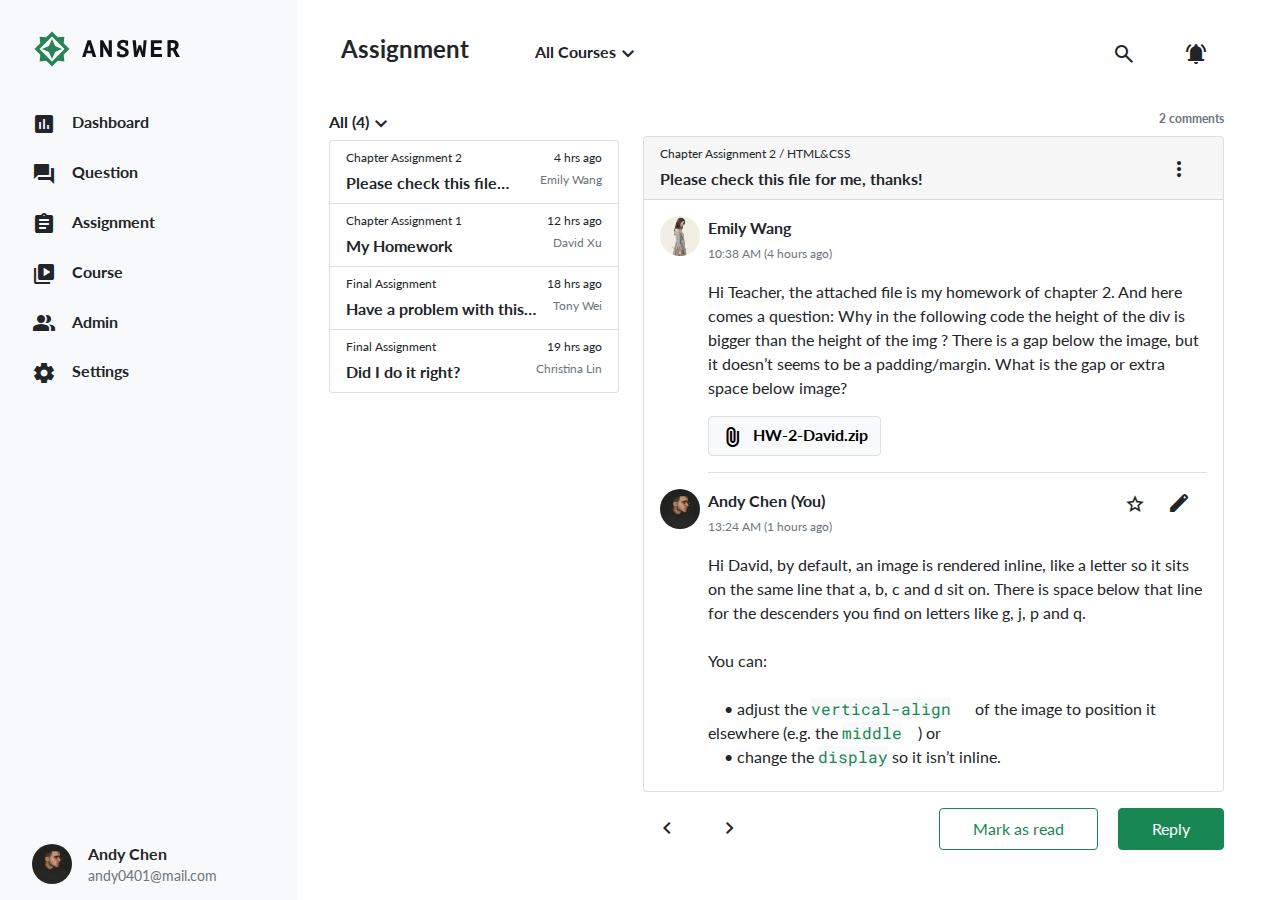
<file: index.html>
<!DOCTYPE html>
<html lang="en">

  <head>
    <meta charset="UTF-8">
    <meta name="viewport" content="width=device-width, initial-scale=1.0">
    <meta http-equiv="X-UA-Compatible" content="ie=edge">
    <title>後台</title>
    <link rel="preconnect" href="https://fonts.googleapis.com">
    <link rel="preconnect" href="https://fonts.gstatic.com" crossorigin>
    <link href="https://fonts.googleapis.com/css2?family=Lato:ital,wght@0,100;0,300;0,400;0,700;0,900;1,100;1,300;1,400;1,900&family=Roboto+Mono&family=Roboto+Serif:ital,opsz,wght@0,8..144,100;0,8..144,200;0,8..144,300;0,8..144,400;0,8..144,500;0,8..144,600;0,8..144,700;0,8..144,800;0,8..144,900;1,8..144,100;1,8..144,200;1,8..144,400;1,8..144,500;1,8..144,600;1,8..144,700;1,8..144,800;1,8..144,900&family=Roboto:ital,wght@0,100;0,300;0,400;0,500;0,700;0,900;1,100;1,300;1,400;1,500;1,700;1,900&display=swap" rel="stylesheet"> 
    <link rel="stylesheet" href="https://fonts.googleapis.com/css2?family=Material+Symbols+Outlined:opsz,wght,FILL,GRAD@20..48,100..700,0..1,-50..200" />
    <link rel="stylesheet" href="https://cdn.jsdelivr.net/npm/bootstrap-icons@1.9.1/font/bootstrap-icons.css">
    <link rel="stylesheet" href="https://cdnjs.cloudflare.com/ajax/libs/font-awesome/5.13.0/css/all.min.css" />
    <link rel="stylesheet" href="./assets/style/bootstrap.css">
    <link rel="stylesheet" href="./assets/style/all.css">
  </head>

  <body>
    <!-- <nav class="navbar navbar-expand-lg navbar-light bg-light">
      <div class="container-fluid">
        <a class="navbar-brand" href="#">Navbar</a>
        <button class="navbar-toggler" type="button" data-bs-toggle="collapse" data-bs-target="#navbarSupportedContent" aria-controls="navbarSupportedContent" aria-expanded="false" aria-label="Toggle navigation">
          <span class="navbar-toggler-icon"></span>
        </button>
        <div class="collapse navbar-collapse" id="navbarSupportedContent">
          <ul class="navbar-nav me-auto mb-2 mb-lg-0">
            <li class="nav-item">
              <a class="nav-link active" aria-current="page" href="#">Home</a>
            </li>
            <li class="nav-item">
              <a class="nav-link" href="#">Link</a>
            </li>
            <li class="nav-item dropdown">
              <a class="nav-link dropdown-toggle" href="#" id="navbarDropdown" role="button" data-bs-toggle="dropdown" aria-expanded="false">
                Dropdown
              </a>
              <ul class="dropdown-menu" aria-labelledby="navbarDropdown">
                <li><a class="dropdown-item" href="#">Action</a></li>
                <li><a class="dropdown-item" href="#">Another action</a></li>
                <li><hr class="dropdown-divider"></li>
                <li><a class="dropdown-item" href="#">Something else here</a></li>
              </ul>
            </li>
            <li class="nav-item">
              <a class="nav-link disabled" href="#" tabindex="-1" aria-disabled="true">Disabled</a>
            </li>
          </ul>
          <form class="d-flex">
            <input class="form-control me-2" type="search" placeholder="Search" aria-label="Search">
            <button class="btn btn-outline-success" type="submit">Search</button>
          </form>
        </div>
      </div>
    </nav> -->

    
<div class="container-fluid d-flex justify-content-start vh-100 ms-0 ps-0">
  <nav class="main-navbar d-flex flex-column justify-content-start align-items-start col-auto bg-light pt-4 pr-80">
    <a class="navbar-brand mb-3 pl-32" href="#"><img src="assets/images/logo-ANSWER.svg" alt="LOGO"></a>
    <ul class="nav flex-column mt-3">
        <li class="nav-item">
          <a class="nav-link link-dark fw-bold pt-1 pb-1 mb-3 pl-32" href="#"><span class="material-symbols-outlined">
            insert_chart
            </span>Dashboard</a>
        </li>
        <li class="nav-item">
          <a class="nav-link link-dark fw-bold pt-1 pb-1 mb-3 pl-32" href="#"><span class="material-symbols-outlined">
            forum
            </span>Question</a>
        </li>
        <li class="nav-item">
          <a class="nav-link link-dark fw-bold pt-1 pb-1 mb-3 pl-32"  aria-current="page" href="#"><span class="material-symbols-outlined">
            assignment
            </span>Assignment</a>
        </li>
        <li class="nav-item">
          <a class="nav-link link-dark fw-bold pt-1 pb-1 mb-3 pl-32" href="#"><span class="material-symbols-outlined">
            video_library
            </span>Course</a>
        </li>
        <li class="nav-item">
            <a class="nav-link link-dark fw-bold pt-1 pb-1 mb-3 pl-32" href="#"><span class="material-symbols-outlined">
              group
              </span>Admin</a>
          </li>
          <li class="nav-item">
            <a class="nav-link link-dark fw-bold pt-1 pb-1 pl-32" href="#"><span class="material-symbols-outlined">
              settings
              </span>Settings</a>
          </li>
    </ul>
    <div class="d-flex mt-auto pl-32">
      <div class="flex-shrink-0  mb-1">
        <div class="head-pic rounded-circle"></div>
      </div>
      <div class="flex-grow-1 ms-3">
        <p class="mb-1 fw-bold lh-19">Andy Chen</p>
        <p class="text-secondary fz-14 lh-17">andy0401@mail.com</p>
      </div>
    </div>
  </nav>
  <div class="assignment container bg-white m-32">
    <ul class="top-nav nav align-items-center mb-36">
      <li class="nav-item mr-50">
        <h4 class="fw-bold">Assignment</h4>
      </li>
      <li class="nav-item">
        <a class="nav-link link-dark fw-bold" href="#">
          All Courses<span class="material-symbols-outlined">
            expand_more
            </span>
        </a>
      </li>
      <div class="ms-auto d-flex">
        <li class="nav-item">
          <a class="nav-link link-dark" href="#"><span class="material-symbols-outlined">
            search
            </span></a>
        </li>
        <li class="nav-item">
          <a class="nav-link link-dark pe-0" href="#"><span class="material-symbols-outlined">
            notifications_active
            </span></a>
        </li>
      </div>
    </ul>
    <div class="wrap row">
        <div class="assisgnment-padding d-flex justify-content-between fw-bold ps-0">
          <a href="#" class="link-dark text-decoration-none">All (4)<span class="material-symbols-outlined">
            expand_more
            </span></a> 
          <div class="text-secondary fz-12">2 comments</div>
        </div>
      <ul class="list-group col-4 mt-1" id="assisgnment-list">
        <li class="list-group-item">
          <a href="#" class="assisgnment-wrap">
            <div class="d-flex justify-content-between text-dark fz-12 lh-24 mb-1">
              <p class="mb-0">Chapter Assignment 2</p>
              <p class="mb-0">4 hrs ago</p>
            </div>
            <div class="d-flex justify-content-between flex-nowrap">
              <p class="text-dark fw-bold mb-0">Please check this file…</p>
              <p class="text-secondary fz-12 lh-24 mb-0">Emily Wang</p>
            </div>
          </a>
        </li>
        <li class="list-group-item">              
          <a href="#" class="assisgnment-wrap">
          <div class="d-flex justify-content-between text-dark fz-12 lh-24 mb-1">
            <p class="mb-0">Chapter Assignment 1</p>
            <p class="mb-0">12 hrs ago</p>
          </div>
          <div class="d-flex justify-content-between flex-nowrap">
            <p class="text-dark fw-bold mb-0">My Homework</p>
            <p class="text-secondary fz-12 lh-24 mb-0">David Xu</p>
          </div>
        </a>
      </li>
      <li class="list-group-item">
        <a href="#" class="assisgnment-wrap">
        <div class="d-flex justify-content-between text-dark fz-12 lh-24 mb-1">
          <p class="mb-0">Final Assignment</p>
          <p class="mb-0">18 hrs ago</p>
        </div>
        <div class="d-flex justify-content-between flex-nowrap">
          <p class="text-dark fw-bold mb-0">Have a problem with this…</p>
          <p class="text-secondary fz-12 lh-24 mb-0">Tony Wei</p>
        </div>
      </a>
      </li>
      <li class="list-group-item">
          <a href="#" class="assisgnment-wrap">
          <div class="d-flex justify-content-between text-dark fz-12 lh-24 mb-1">
            <p class="mb-0">Final Assignment</p>
            <p class="mb-0">19 hrs ago</p>
          </div>
          <div class="d-flex justify-content-between flex-nowrap">
            <p class="text-dark fw-bold mb-0">Did I do it right?</p>
            <p class="text-secondary fz-12 lh-24 mb-0">Christina Lin</p>
          </div>
        </a>
        </li>
      </ul>
      <div class="right-area col-8">
        <div class="card mb-3">
          <div class="card-header d-flex justify-content-between align-items-center">
            <div class="text-dark">
              <p class="fz-12 lh-24 mb-1">Chapter Assignment 2 / HTML&CSS</p>
              <p class="text-dark fw-bold mb-0">Please check this file for me, thanks!</p>
            </div>
            <div class="">
              <span class="material-symbols-outlined">
                more_vert
                </span>
            </div>
          </div>
          <div class="card-body d-flex pb-2">
            <div class="head-pic-emily rounded-circle col-auto"></div>
            <div class="card-content ms-2 border-bottom">
              <p class="card-title fw-bold mb-0">Emily Wang</p>
              <time class="text-secondary fz-12">10:38 AM (4 hours ago)</time>
              <p class="card-text mt-3">Hi Teacher, the attached file is my homework of chapter 2. And here comes a question: Why in the following code the height of the div is bigger than the height of the img ? There is a gap below the image, but it doesn’t seems to be a padding/margin. What is the gap or extra space below image?</p>
              <button type="button" class="btn btn-light border mb-3 fw-bold"><span class="material-symbols-outlined me-2">
                attach_file
                </span>HW-2-David.zip</button>
            </div>
          </div>
          <div class="card-body d-flex pt-2 pb-22">
            <div class="head-pic rounded-circle col-auto"></div>
            <div class="card-content ms-2">
              <div class="d-flex justify-content-between">
                <div class="username">
                  <p class="card-title fw-bold mb-0">Andy Chen (You)</p>
                  <time class="text-secondary fz-12">13:24 AM (1 hours ago)</time>
                </div>
                <div class="fuction-icon">
                  <span class="material-symbols-outlined nofill">
                    grade
                    </span>
                    <span class="material-symbols-outlined">
                      edit
                      </span>
                </div>
              </div>
              <p class="card-text  mt-3">Hi David, by default, an image is rendered inline, like a letter so it sits on the same line that a, b, c and d sit on. There is space below that line for the descenders you find on letters like g, j, p and q. <br><br>You can: 　<br><br><span class="ps-3"></span>• adjust the <span class="text-success bg-light font-family-roboto">vertical-align</span>&nbsp;&nbsp;&nbsp;&nbsp;&nbsp;&nbsp;of the image to position it elsewhere (e.g. the <span class="text-success bg-light font-family-roboto">middle</span>&nbsp;&nbsp;&nbsp;&nbsp;) or 　<br><span class="ps-3"></span>• change the <span class="text-success bg-light font-family-roboto">display</span> so it isn’t inline.
              </p>
            </div>
          </div>
        </div>
        <div class="footer-fuction d-flex justify-content-between">
          <nav aria-label="Page navigation">
            <ul class="pagination border-0">
              <li class="page-item">
                <a class="page-link border-0 link-dark" href="#" aria-label="Previous">
                  <span class="material-symbols-outlined">
                    chevron_left
                    </span>
                </a>
              </li>
              <li class="page-item">
                <a class="page-link border-0 link-dark" href="#" aria-label="Next">
                  <span class="material-symbols-outlined">
                    navigate_next
                    </span>
                </a>
              </li>
            </ul>
          </nav>
          <div class="button align-items-center">
            <button type="button" class="btn btn-outline-success me-3 pt-2 pb-2 pl-33 pr-33">Mark as read</button>
            <button type="button" class="btn btn-success pt-2 pb-2 pl-33 pr-33">Reply</button>
          </div>
        </div>
      </div>
    </div>
  </div>
  </div>


    <!-- <footer class="footer">
      footer
    </footer> -->

    <script src="./assets/js/vendors.js"></script>
    <script src="./assets/js/all.js"></script>
  </body>

</html>
</file>
<file: assets/style/all.css>
body {
  font-family: 'Lato', Roboto, -apple-system, BlinkMacSystemFont, 'Segoe UI', 'Microsoft JhengHei', 'Helvetica Neue', Arial, sans-serif;
}

i {
  display: inline-block;
  width: 24px;
  height: 24px;
}

.main-navbar .nav-link:active, .main-navbar .nav-link:hover, .main-navbar .nav-link:focus {
  color: #198754 !important;
}

.main-navbar .nav-link:focus {
  border-left: 4px solid #198754;
  padding-left: 28px;
}

.pl-32 {
  padding-left: 2rem;
}

.m-32 {
  margin: 2rem;
}

.fz-12 {
  font-size: 0.75rem;
}

.fz-14 {
  font-size: 14px;
}

.head-pic {
  height: 40px;
  width: 40px;
  background: url(../images/andychen.jpeg) no-repeat center center;
  background-size: cover;
}

.head-pic-emily {
  height: 40px;
  width: 40px;
  background: url(../images/emilywang.jpeg) no-repeat center center;
  background-size: cover;
}

.lh-17 {
  line-height: 17px;
}

.lh-19 {
  line-height: 19px;
}

.pr-9 {
  padding-right: 9px;
}

.pb-22 {
  padding-bottom: 22px;
}

.pr-80 {
  padding-right: 80px;
}

.list-group-item:hover, .list-group-item:active, .list-group-item:focus {
  background-color: rgba(var(--bs-light-rgb), var(--bs-bg-opacity)) !important;
}

.list-group-item a {
  text-decoration: none;
}

.assignment .nav .nav-link:hover, .assignment .nav .nav-link:active, .assignment .nav .nav-link:focus {
  color: #198754 !important;
}

.mr-50 {
  margin-right: 50px;
}

.mb-36 {
  margin-bottom: 36px;
}

.top-nav {
  margin-right: calc(-0.5 * var(--bs-gutter-x));
  margin-left: calc(-0.5 * var(--bs-gutter-x));
}

.ml-9 {
  margin-left: 9px;
}

.pl-33 {
  padding-left: 33px;
}

.pr-33 {
  padding-right: 33px;
}

.material-symbols-outlined {
  font-variation-settings: 'FILL' 1, 'wght' 400, 'GRAD' 0, 'opsz' 24;
}

.nofill {
  font-variation-settings: "FILL" 0, "wght" 300;
}

.material-symbols-outlined {
  margin-right: 16px;
  vertical-align: middle;
}

.assisgnment-padding .material-symbols-outlined:hover, .assisgnment-padding .material-symbols-outlined:active, .assisgnment-padding .material-symbols-outlined:focus {
  color: #198754 !important;
}

.font-family-roboto {
  font-family: 'Roboto Mono', monospace;
}

.text-indent-2 {
  text-indent: 2rem;
}

.page-link:hover, .page-link:active {
  text-decoration: none;
  background-color: #FFF;
  border: 0;
  color: #198754 !important;
}

.page-link:focus {
  -webkit-box-shadow: none;
          box-shadow: none;
  background-color: #FFF;
}

/*# sourceMappingURL=all.css.map */
</file>
